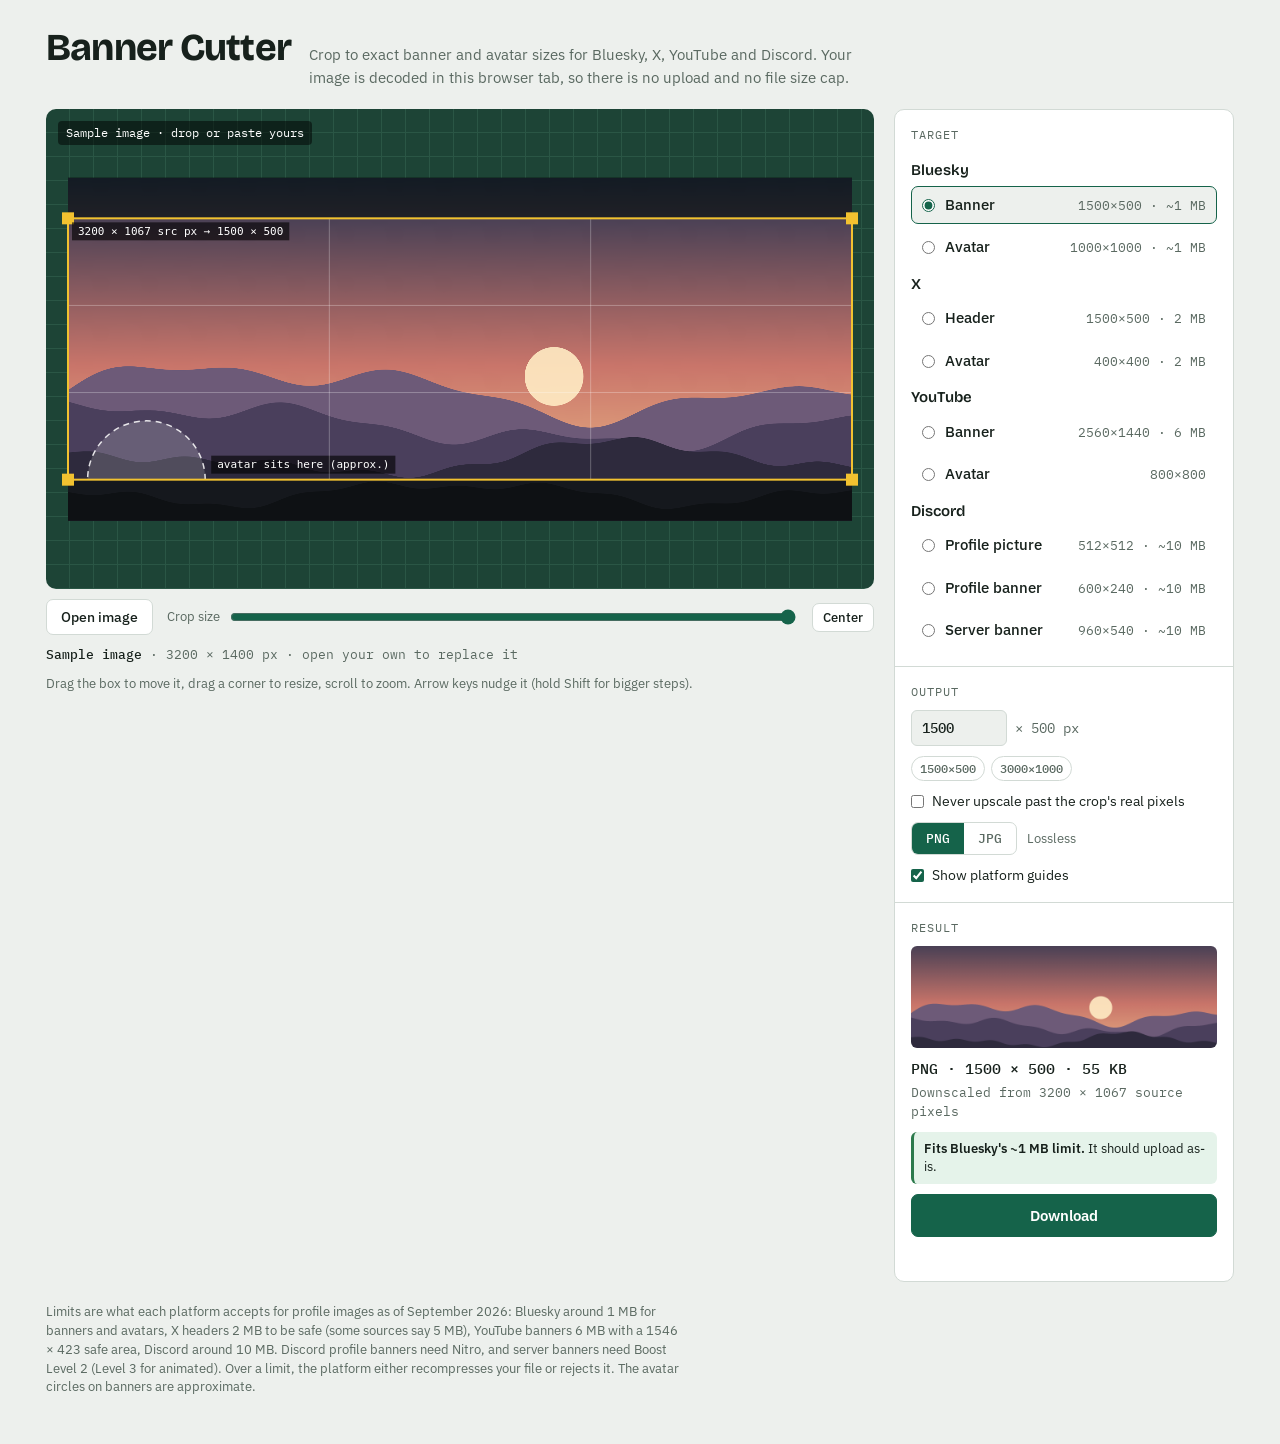
<file: bannercutter.html>
<!doctype html>
<html lang="en">
<head>
<meta charset="utf-8">
<meta name="viewport" content="width=device-width, initial-scale=1, viewport-fit=cover">
<meta name="description" content="Crop images to exact banner and avatar sizes for Bluesky, X, YouTube and Discord. Runs in your browser, no upload, no file size cap.">
<style>
:root { color-scheme: light; padding-top: env(safe-area-inset-top, 0px); padding-bottom: env(safe-area-inset-bottom, 0px); }
body { margin: 0; }
img { max-width: 100%; }
[hidden] { display: none !important; }
</style>
<title>Banner Cutter</title>
<link rel="preconnect" href="https://fonts.googleapis.com">
<link rel="preconnect" href="https://fonts.gstatic.com" crossorigin>
<link rel="stylesheet" href="https://fonts.googleapis.com/css2?family=Bricolage+Grotesque:opsz,wght@12..96,600;12..96,750&family=IBM+Plex+Mono:wght@400;500&family=IBM+Plex+Sans:wght@400;500;600&display=swap">
<style>
/* Layout: cutting-mat stage on the left, a narrow spec sheet of targets and output on the right; stacks on phones. */
:root {
  --bg: #edf0ed;
  --surface: #ffffff;
  --ink: #17211c;
  --muted: #5a6961;
  --line: #d2dad5;
  --mat: #1d4436;
  --mat-grid: #2a5645;
  --accent: #15634a;
  --accent-ink: #ffffff;
  --cut: #f2c230;
  --warn: #a8501a;
  --warn-bg: #fbeee4;
  --ok: #2c7a4c;
  --ok-bg: #e5f3ea;
  --f-display: "Bricolage Grotesque", "Segoe UI", system-ui, sans-serif;
  --f-body: "IBM Plex Sans", system-ui, -apple-system, "Segoe UI", sans-serif;
  --f-mono: "IBM Plex Mono", ui-monospace, "SFMono-Regular", Menlo, Consolas, monospace;
}
@media (prefers-color-scheme: dark) {
  :root:not([data-theme="light"]) {
    --bg: #0e1411; --surface: #161f1a; --ink: #e2eae5; --muted: #93a39a; --line: #29352f;
    --mat: #11281f; --mat-grid: #1b3a2d; --accent: #54c095; --accent-ink: #06140e; --cut: #f2c230;
    --warn: #eb9660; --warn-bg: #2d1d12; --ok: #6fca92; --ok-bg: #12261a;
    color-scheme: dark;
  }
}
:root[data-theme="dark"] {
  --bg: #0e1411; --surface: #161f1a; --ink: #e2eae5; --muted: #93a39a; --line: #29352f;
  --mat: #11281f; --mat-grid: #1b3a2d; --accent: #54c095; --accent-ink: #06140e; --cut: #f2c230;
  --warn: #eb9660; --warn-bg: #2d1d12; --ok: #6fca92; --ok-bg: #12261a;
  color-scheme: dark;
}
* { box-sizing: border-box; }
body { background: var(--bg); color: var(--ink); font-family: var(--f-body); font-size: 15px; line-height: 1.5; }
.app { max-width: 1220px; margin: 0 auto; padding-block: 28px 48px; padding-inline: 16px; display: grid; gap: 20px; }
header { display: flex; flex-wrap: wrap; align-items: baseline; gap: 6px 18px; }
h1 { font-family: var(--f-display); font-weight: 750; font-size: clamp(28px, 4vw, 38px); letter-spacing: -0.02em; line-height: 1.05; margin: 0; text-wrap: balance; }
header p { margin: 0; color: var(--muted); max-width: 62ch; }
.main { display: grid; grid-template-columns: minmax(0, 1fr) 340px; gap: 20px; align-items: start; }
@media (max-width: 900px) { .main { grid-template-columns: minmax(0, 1fr); } }

/* Stage */
.work { display: grid; gap: 10px; min-width: 0; }
.stage-wrap {
  position: relative; border-radius: 10px; overflow: hidden;
  background-color: var(--mat);
  background-image:
    linear-gradient(var(--mat-grid) 1px, transparent 1px),
    linear-gradient(90deg, var(--mat-grid) 1px, transparent 1px);
  background-size: 24px 24px;
  background-position: -1px -1px;
}
.stage-wrap.drag { outline: 3px dashed var(--cut); outline-offset: -8px; }
#stage { display: block; width: 100%; height: 420px; touch-action: none; cursor: grab; }
#stage:focus-visible { outline: 3px solid var(--cut); outline-offset: -3px; }
#stage.moving { cursor: grabbing; }
.drop-hint {
  position: absolute; left: 12px; top: 12px; font-family: var(--f-mono); font-size: 12px;
  color: #fff; background: rgba(0,0,0,.5); padding: 3px 8px; border-radius: 4px; pointer-events: none;
}
.toolbar { display: flex; flex-wrap: wrap; align-items: center; gap: 10px 14px; }
.fileinfo { font-family: var(--f-mono); font-size: 12.5px; color: var(--muted); min-width: 0; overflow-wrap: anywhere; flex: 1 1 220px; }
.fileinfo strong { color: var(--ink); font-weight: 500; }
.zoom { display: flex; align-items: center; gap: 8px; flex: 1 1 220px; }
.zoom label { font-size: 13px; color: var(--muted); white-space: nowrap; }
.zoom input { flex: 1; min-width: 0; accent-color: var(--accent); }
.hint { font-size: 13px; color: var(--muted); margin: 0; }

.btn {
  font: 500 14px/1 var(--f-body); border-radius: 7px; padding: 10px 14px; cursor: pointer;
  border: 1px solid var(--line); background: var(--surface); color: var(--ink);
  display: inline-flex; align-items: center; gap: 8px; white-space: nowrap;
}
.btn:hover { border-color: var(--muted); }
.btn:focus-visible, input:focus-visible { outline: 2px solid var(--accent); outline-offset: 2px; }
.btn.primary { background: var(--accent); color: var(--accent-ink); border-color: var(--accent); font-weight: 600; width: 100%; justify-content: center; padding: 13px 14px; font-size: 15px; }
.btn.primary:hover { filter: brightness(1.08); }
.btn.primary:disabled { opacity: .55; cursor: default; filter: none; }
.btn.small { padding: 7px 10px; font-size: 13px; }

/* Panel */
.panel { background: var(--surface); border: 1px solid var(--line); border-radius: 10px; display: grid; min-width: 0; }
.sec { padding: 16px; display: grid; gap: 10px; border-top: 1px solid var(--line); }
.sec:first-child { border-top: 0; }
.label { font-family: var(--f-mono); font-size: 11.5px; text-transform: uppercase; letter-spacing: .08em; color: var(--muted); margin: 0; }
.plat { display: grid; gap: 4px; }
.plat-name { font-family: var(--f-display); font-weight: 600; font-size: 15px; margin: 6px 0 0; }
.preset { display: grid; grid-template-columns: auto 1fr auto; align-items: center; gap: 10px; padding: 7px 10px; border-radius: 7px; border: 1px solid transparent; cursor: pointer; }
.preset:hover { background: var(--bg); }
.preset input { accent-color: var(--accent); margin: 0; }
.preset .nm { font-weight: 500; }
.preset .dim { font-family: var(--f-mono); font-size: 12.5px; color: var(--muted); font-variant-numeric: tabular-nums; }
.preset:has(input:checked) { border-color: var(--accent); background: var(--bg); }

.row { display: flex; flex-wrap: wrap; align-items: center; gap: 8px 10px; }
.field { display: flex; align-items: center; gap: 8px; }
.field input[type=number] {
  width: 96px; font: 500 14px var(--f-mono); padding: 8px 10px; border-radius: 6px;
  border: 1px solid var(--line); background: var(--bg); color: var(--ink); font-variant-numeric: tabular-nums;
}
.times { font-family: var(--f-mono); color: var(--muted); font-size: 14px; font-variant-numeric: tabular-nums; }
.chips { display: flex; flex-wrap: wrap; gap: 6px; }
.chip-btn { font: 500 12px var(--f-mono); padding: 4px 8px; border-radius: 99px; border: 1px solid var(--line); background: transparent; color: var(--muted); cursor: pointer; }
.chip-btn:hover { color: var(--ink); border-color: var(--muted); }
.check { display: flex; align-items: center; gap: 8px; font-size: 14px; cursor: pointer; }
.check input { accent-color: var(--accent); margin: 0; }
.seg { display: inline-flex; border: 1px solid var(--line); border-radius: 7px; overflow: hidden; }
.seg label { cursor: pointer; }
.seg input { position: absolute; opacity: 0; pointer-events: none; }
.seg span { display: block; padding: 7px 14px; font: 500 13px var(--f-mono); color: var(--muted); }
.seg input:checked + span { background: var(--accent); color: var(--accent-ink); }
.seg input:focus-visible + span { outline: 2px solid var(--accent); outline-offset: -2px; }
.q { display: flex; align-items: center; gap: 10px; }
.q input { flex: 1; min-width: 0; accent-color: var(--accent); }
.q output { font-family: var(--f-mono); font-size: 13px; width: 2.5ch; text-align: right; }
.sub { font-size: 12.5px; color: var(--muted); margin: 0; }

.result-thumb { background-color: var(--mat); border-radius: 6px; overflow: hidden; display: grid; place-items: center; min-height: 60px; }
.result-thumb img { display: block; width: 100%; height: auto; }
.readout { font-family: var(--f-mono); font-size: 13px; font-variant-numeric: tabular-nums; display: grid; gap: 2px; }
.readout .big { font-size: 15px; color: var(--ink); font-weight: 500; }
.readout span { color: var(--muted); }
.flag { font-size: 13px; padding: 8px 10px; border-radius: 6px; border-left: 3px solid; line-height: 1.4; }
.flag.warn { background: var(--warn-bg); border-color: var(--warn); color: var(--ink); }
.flag.ok { background: var(--ok-bg); border-color: var(--ok); color: var(--ink); }
.flag b { font-weight: 600; }
#note { font-size: 13px; color: var(--muted); min-height: 1.4em; margin: 0; }
.visually-hidden { position: absolute; width: 1px; height: 1px; overflow: hidden; clip: rect(0 0 0 0); white-space: nowrap; }
footer { font-size: 12.5px; color: var(--muted); max-width: 80ch; }
@media (prefers-reduced-motion: reduce) { * { transition: none !important; } }
</style>
</head>
<body>

<div class="app">
  <header>
    <h1>Banner Cutter</h1>
    <p>Crop to exact banner and avatar sizes for Bluesky, X, YouTube and Discord. Your image is decoded in this browser tab, so there is no upload and no file size cap.</p>
  </header>

  <div class="main">
    <section class="work" aria-label="Crop">
      <div class="stage-wrap" id="stageWrap">
        <canvas id="stage" tabindex="0" aria-label="Crop area. Drag to move, drag corners to resize, arrow keys to nudge."></canvas>
        <div class="drop-hint" id="dropHint">Sample image · drop or paste yours</div>
      </div>
      <div class="toolbar">
        <label class="btn" for="file">Open image</label>
        <input type="file" id="file" accept="image/*" class="visually-hidden">
        <div class="zoom">
          <label for="size">Crop size</label>
          <input type="range" id="size" min="5" max="100" step="0.5" value="100">
        </div>
        <button class="btn small" id="centerBtn" type="button">Center</button>
      </div>
      <div class="fileinfo" id="fileinfo">Sample · 3200 × 1400 px</div>
      <p class="hint">Drag the box to move it, drag a corner to resize, scroll to zoom. Arrow keys nudge it (hold Shift for bigger steps).</p>
    </section>

    <aside class="panel" aria-label="Settings">
      <div class="sec">
        <p class="label">Target</p>
        <div id="presets"></div>
      </div>

      <div class="sec">
        <p class="label">Output</p>
        <div class="row">
          <div class="field">
            <input type="number" id="outW" min="16" max="12000" step="1" aria-label="Output width in pixels">
            <span class="times">×</span>
            <span class="times" id="outH">500</span>
            <span class="times">px</span>
          </div>
        </div>
        <div class="chips" id="widthChips"></div>
        <label class="check"><input type="checkbox" id="noUp"> Never upscale past the crop's real pixels</label>
        <div class="row">
          <div class="seg" role="radiogroup" aria-label="Format">
            <label><input type="radio" name="fmt" value="png" id="fmtPng" checked><span>PNG</span></label>
            <label><input type="radio" name="fmt" value="jpg" id="fmtJpg"><span>JPG</span></label>
          </div>
          <span class="sub" id="fmtNote">Lossless</span>
        </div>
        <div class="q" id="qRow" hidden>
          <label for="quality" class="sub">Quality</label>
          <input type="range" id="quality" min="60" max="100" step="1" value="92">
          <output id="qOut" for="quality">92</output>
        </div>
        <label class="check"><input type="checkbox" id="guides" checked> Show platform guides</label>
      </div>

      <div class="sec">
        <p class="label">Result</p>
        <div class="result-thumb"><img id="thumb" alt="Preview of the exported image"></div>
        <div class="readout" id="readout"><span>Rendering…</span></div>
        <div id="flags" class="plat"></div>
        <button class="btn primary" id="saveBtn" type="button" disabled>Download</button>
        <p id="note" aria-live="polite"></p>
      </div>
    </aside>
  </div>

  <footer>Limits are what each platform accepts for profile images as of September 2026: Bluesky around 1 MB for banners and avatars, X headers 2 MB to be safe (some sources say 5 MB), YouTube banners 6 MB with a 1546 × 423 safe area, Discord around 10 MB. Discord profile banners need Nitro, and server banners need Boost Level 2 (Level 3 for animated). Over a limit, the platform either recompresses your file or rejects it. The avatar circles on banners are approximate.</footer>
</div>

<script>
(function () {
  "use strict";

  var PRESETS = [
    { id: "bsky-banner", plat: "Bluesky", name: "Banner", w: 1500, h: 500, widths: [1500, 3000], limit: 1e6, limitTxt: "~1 MB", guide: "overlap", av: { cx: 0.10, d: 0.15 },
      over: "Bluesky will recompress it on upload, which is where soft, blurry banners come from. JPG at 85–92 usually lands under 1 MB." },
    { id: "bsky-avatar", plat: "Bluesky", name: "Avatar", w: 1000, h: 1000, widths: [400, 1000], limit: 1e6, limitTxt: "~1 MB", guide: "circle",
      over: "Bluesky will recompress it on upload. Try JPG or a smaller width." },
    { id: "x-header", plat: "X", name: "Header", w: 1500, h: 500, widths: [1500, 3000], limit: 2e6, limitTxt: "2 MB", guide: "overlap", av: { cx: 0.138, d: 0.223 },
      over: "X may recompress or refuse it. JPG at 90 is usually well under." },
    { id: "x-avatar", plat: "X", name: "Avatar", w: 400, h: 400, widths: [400, 800], limit: 2e6, limitTxt: "2 MB", guide: "circle",
      over: "X may recompress or refuse it." },
    { id: "yt-banner", plat: "YouTube", name: "Banner", w: 2560, h: 1440, widths: [2048, 2560], limit: 6e6, limitTxt: "6 MB", guide: "yt",
      over: "YouTube rejects banners over 6 MB. Switch to JPG." },
    { id: "yt-avatar", plat: "YouTube", name: "Avatar", w: 800, h: 800, widths: [800], limit: null, guide: "circle" },
    { id: "dc-avatar", plat: "Discord", name: "Profile picture", w: 512, h: 512, widths: [512, 1024], limit: 10e6, limitTxt: "~10 MB", guide: "circle",
      over: "Discord will likely refuse it. Switch to JPG or a smaller width." },
    { id: "dc-banner", plat: "Discord", name: "Profile banner", w: 600, h: 240, widths: [600, 1200], limit: 10e6, limitTxt: "~10 MB", guide: "overlap", av: { cx: 0.165, d: 0.235 },
      over: "Discord will likely refuse it. Switch to JPG." },
    { id: "dc-server", plat: "Discord", name: "Server banner", w: 960, h: 540, widths: [960, 1920], limit: 10e6, limitTxt: "~10 MB", guide: "topstrip",
      over: "Discord will likely refuse it. Switch to JPG." }
  ];

  var $ = function (id) { return document.getElementById(id); };
  var stage = $("stage"), g = stage.getContext("2d");

  var state = {
    src: null, preview: null, srcW: 0, srcH: 0, name: "sample", bytes: 0, sample: true,
    preset: PRESETS[0], outW: PRESETS[0].w, scale: 1,
    crop: { x: 0, y: 0, w: 0, h: 0 },
    fmt: "png", quality: 92, noUp: false, guides: true,
    blob: null, blobUrl: null
  };
  var view = { k: 1, ox: 0, oy: 0 };

  function store(key, val) { try { localStorage.setItem("bannercutter:" + key, val); } catch (e) {} }
  function recall(key) { try { return localStorage.getItem("bannercutter:" + key); } catch (e) { return null; } }

  /* ---------- presets UI ---------- */
  function buildPresets() {
    var host = $("presets"), plats = [];
    PRESETS.forEach(function (p) { if (plats.indexOf(p.plat) < 0) plats.push(p.plat); });
    plats.forEach(function (plat) {
      var grp = document.createElement("div"); grp.className = "plat";
      var h = document.createElement("p"); h.className = "plat-name"; h.textContent = plat; grp.appendChild(h);
      PRESETS.filter(function (p) { return p.plat === plat; }).forEach(function (p) {
        var lab = document.createElement("label"); lab.className = "preset";
        var inp = document.createElement("input"); inp.type = "radio"; inp.name = "preset"; inp.value = p.id; inp.id = "preset-" + p.id;
        if (p === state.preset) inp.checked = true;
        inp.addEventListener("change", function () { setPreset(p); });
        var nm = document.createElement("span"); nm.className = "nm"; nm.textContent = p.name;
        var dim = document.createElement("span"); dim.className = "dim"; dim.textContent = p.w + "×" + p.h + (p.limitTxt ? " · " + p.limitTxt : "");
        lab.appendChild(inp); lab.appendChild(nm); lab.appendChild(dim); grp.appendChild(lab);
      });
      host.appendChild(grp);
    });
  }

  function buildChips() {
    var host = $("widthChips"); host.innerHTML = "";
    var p = state.preset;
    if (p.widths.length < 2) return;
    p.widths.forEach(function (w) {
      var b = document.createElement("button"); b.type = "button"; b.className = "chip-btn";
      b.textContent = w + "×" + Math.round(w * p.h / p.w);
      b.addEventListener("click", function () { state.outW = w; $("outW").value = w; syncOut(); scheduleRender(); });
      host.appendChild(b);
    });
  }

  function ratio() { return state.preset.w / state.preset.h; }
  function maxCrop() {
    var r = ratio();
    if (state.srcW / state.srcH > r) return { w: state.srcH * r, h: state.srcH };
    return { w: state.srcW, h: state.srcW / r };
  }
  function clamp(v, a, b) { return Math.max(a, Math.min(b, v)); }

  function applyScale(s, cx, cy) {
    var m = maxCrop();
    var minS = Math.min(1, 32 / m.w);
    s = clamp(s, minS, 1);
    state.scale = s;
    var c = state.crop;
    if (cx == null) { cx = c.x + c.w / 2; cy = c.y + c.h / 2; }
    c.w = m.w * s; c.h = m.h * s;
    c.x = clamp(cx - c.w / 2, 0, state.srcW - c.w);
    c.y = clamp(cy - c.h / 2, 0, state.srcH - c.h);
    $("size").value = (s * 100).toFixed(1);
  }

  function setPreset(p) {
    state.preset = p;
    state.outW = p.w;
    $("outW").value = p.w;
    store("preset", p.id);
    buildChips();
    if (state.src) applyScale(state.scale);
    syncOut(); draw(); scheduleRender();
  }

  function outDims() {
    var r = ratio(), w = Math.max(16, Math.round(state.outW || state.preset.w));
    var up = false;
    if (state.noUp && state.crop.w < w) { w = Math.max(16, Math.floor(state.crop.w)); }
    var h = Math.max(1, Math.round(w / r));
    if (w > state.crop.w + 0.5) up = true;
    return { w: w, h: h, up: up };
  }
  function syncOut() {
    var d = outDims();
    $("outH").textContent = d.h;
  }

  /* ---------- stage drawing ---------- */
  function cssVar(n) { return getComputedStyle(document.documentElement).getPropertyValue(n).trim(); }

  function sizeStage() {
    var w = stage.clientWidth;
    var h = Math.round(clamp(w * 0.58, 260, 560));
    stage.style.height = h + "px";
    var dpr = window.devicePixelRatio || 1;
    stage.width = Math.round(w * dpr); stage.height = Math.round(h * dpr);
    draw();
  }

  function pill(text, x, y, align) {
    g.font = "500 11px " + cssVar("--f-mono");
    var tw = g.measureText(text).width, pw = tw + 12, ph = 18;
    var px = align === "right" ? x - pw : x;
    g.fillStyle = "rgba(0,0,0,.62)";
    g.fillRect(px, y, pw, ph);
    g.fillStyle = "#ffffff"; g.textBaseline = "middle";
    g.fillText(text, px + 6, y + ph / 2 + 0.5);
  }

  function draw() {
    var dpr = window.devicePixelRatio || 1;
    var W = stage.clientWidth, H = stage.clientHeight;
    g.setTransform(dpr, 0, 0, dpr, 0, 0);
    g.clearRect(0, 0, W, H);
    if (!state.src) return;
    var pad = 22;
    var k = Math.min((W - 2 * pad) / state.srcW, (H - 2 * pad) / state.srcH);
    var iw = state.srcW * k, ih = state.srcH * k;
    view = { k: k, ox: (W - iw) / 2, oy: (H - ih) / 2 };
    g.imageSmoothingQuality = "high";
    g.drawImage(state.preview, view.ox, view.oy, iw, ih);

    var c = state.crop;
    var x = view.ox + c.x * k, y = view.oy + c.y * k, w = c.w * k, h = c.h * k;

    // dim outside crop
    g.save();
    g.beginPath(); g.rect(view.ox, view.oy, iw, ih); g.rect(x, y, w, h);
    g.fillStyle = "rgba(8,14,11,.62)"; g.fill("evenodd");
    g.restore();

    if (state.guides) drawGuides(x, y, w, h);

    // thirds
    g.strokeStyle = "rgba(255,255,255,.28)"; g.lineWidth = 1;
    g.beginPath();
    for (var i = 1; i < 3; i++) {
      g.moveTo(x + w * i / 3, y); g.lineTo(x + w * i / 3, y + h);
      g.moveTo(x, y + h * i / 3); g.lineTo(x + w, y + h * i / 3);
    }
    g.stroke();

    // border + handles
    var cut = cssVar("--cut") || "#f2c230";
    g.strokeStyle = cut; g.lineWidth = 2;
    g.strokeRect(x, y, w, h);
    g.fillStyle = cut;
    [[x, y], [x + w, y], [x + w, y + h], [x, y + h]].forEach(function (p) {
      g.fillRect(p[0] - 6, p[1] - 6, 12, 12);
    });

    var d = outDims();
    pill(Math.round(c.w) + " × " + Math.round(c.h) + " src px → " + d.w + " × " + d.h, x + 4, y + 4);
  }

  function drawGuides(x, y, w, h) {
    var p = state.preset;
    g.save();
    g.beginPath(); g.rect(x, y, w, h); g.clip();
    if (p.guide === "circle") {
      var r = Math.min(w, h) / 2;
      g.beginPath(); g.rect(x, y, w, h); g.arc(x + w / 2, y + h / 2, r, 0, Math.PI * 2);
      g.fillStyle = "rgba(8,14,11,.35)"; g.fill("evenodd");
      g.setLineDash([6, 5]); g.strokeStyle = "rgba(255,255,255,.8)"; g.lineWidth = 1.5;
      g.beginPath(); g.arc(x + w / 2, y + h / 2, r, 0, Math.PI * 2); g.stroke();
      g.restore();
      return;
    }
    if (p.guide === "overlap") {
      var cx = x + p.av.cx * w, rr = p.av.d * w / 2, cy = y + h;
      g.fillStyle = "rgba(255,255,255,.16)";
      g.beginPath(); g.arc(cx, cy, rr, 0, Math.PI * 2); g.fill();
      g.setLineDash([6, 5]); g.strokeStyle = "rgba(255,255,255,.85)"; g.lineWidth = 1.5; g.stroke();
      g.setLineDash([]);
      g.restore();
      pill("avatar sits here (approx.)", Math.min(cx + rr + 6, x + w - 4), y + h - 24, cx + rr + 170 > x + w ? "right" : "left");
      return;
    }
    if (p.guide === "yt") {
      var sh = h * (423 / 1440), sy = y + (h - sh) / 2;
      var sw = w * (1546 / 2560), sx = x + (w - sw) / 2;
      g.beginPath(); g.rect(x, y, w, h); g.rect(x, sy, w, sh);
      g.fillStyle = "rgba(8,14,11,.35)"; g.fill("evenodd");
      g.setLineDash([6, 5]); g.strokeStyle = "rgba(255,255,255,.7)"; g.lineWidth = 1.5;
      g.strokeRect(x + 1, sy, w - 2, sh);
      g.setLineDash([]); g.strokeStyle = "rgba(255,255,255,.95)"; g.lineWidth = 2;
      g.strokeRect(sx, sy, sw, sh);
      g.restore();
      pill("TV only", x + w - 4, y + 26, "right");
      pill("desktop strip", x + 6, sy + 4);
      pill("safe on all devices", sx + 6, sy + sh - 22);
      return;
    }
    if (p.guide === "topstrip") {
      var th = h * (48 / 540);
      g.fillStyle = "rgba(8,14,11,.35)"; g.fillRect(x, y, w, th);
      g.setLineDash([6, 5]); g.strokeStyle = "rgba(255,255,255,.8)"; g.lineWidth = 1.5;
      g.beginPath(); g.moveTo(x, y + th); g.lineTo(x + w, y + th); g.stroke();
      g.setLineDash([]);
      g.restore();
      pill("server name sits here, keep it simple", x + w - 4, y + th + 4, "right");
      return;
    }
    g.restore();
  }

  /* ---------- interaction ---------- */
  var drag = null;
  function toSrc(e) {
    var r = stage.getBoundingClientRect();
    var px = e.clientX - r.left, py = e.clientY - r.top;
    return { x: (px - view.ox) / view.k, y: (py - view.oy) / view.k, px: px, py: py };
  }
  function cornerHit(pt, touch) {
    var c = state.crop, k = view.k, tol = touch ? 24 : 14;
    var sx = view.ox + c.x * k, sy = view.oy + c.y * k, sw = c.w * k, sh = c.h * k;
    var corners = [[sx, sy], [sx + sw, sy], [sx + sw, sy + sh], [sx, sy + sh]];
    for (var i = 0; i < 4; i++) {
      if (Math.abs(pt.px - corners[i][0]) <= tol && Math.abs(pt.py - corners[i][1]) <= tol) return i;
    }
    return -1;
  }

  stage.addEventListener("pointerdown", function (e) {
    if (!state.src) return;
    var pt = toSrc(e), c = state.crop;
    var hit = cornerHit(pt, e.pointerType !== "mouse");
    if (hit >= 0) {
      var ax = (hit === 0 || hit === 3) ? c.x + c.w : c.x;
      var ay = (hit === 0 || hit === 1) ? c.y + c.h : c.y;
      drag = { mode: "resize", ax: ax, ay: ay, dx: (hit === 1 || hit === 2) ? 1 : -1, dy: (hit === 2 || hit === 3) ? 1 : -1 };
    } else {
      if (!(pt.x >= c.x && pt.x <= c.x + c.w && pt.y >= c.y && pt.y <= c.y + c.h)) {
        // click outside: jump crop there
        c.x = clamp(pt.x - c.w / 2, 0, state.srcW - c.w);
        c.y = clamp(pt.y - c.h / 2, 0, state.srcH - c.h);
      }
      drag = { mode: "move", offX: pt.x - c.x, offY: pt.y - c.y };
      stage.classList.add("moving");
    }
    stage.setPointerCapture(e.pointerId);
    draw();
  });

  stage.addEventListener("pointermove", function (e) {
    if (!state.src) return;
    var pt = toSrc(e), c = state.crop;
    if (!drag) {
      stage.style.cursor = cornerHit(pt, false) >= 0 ? "nwse-resize" : "";
      return;
    }
    if (drag.mode === "move") {
      c.x = clamp(pt.x - drag.offX, 0, state.srcW - c.w);
      c.y = clamp(pt.y - drag.offY, 0, state.srcH - c.h);
    } else {
      var r = ratio();
      var ddx = (pt.x - drag.ax) * drag.dx, ddy = (pt.y - drag.ay) * drag.dy;
      var w = Math.max(ddx, ddy * r, 32);
      var availW = drag.dx > 0 ? state.srcW - drag.ax : drag.ax;
      var availH = drag.dy > 0 ? state.srcH - drag.ay : drag.ay;
      w = Math.min(w, availW, availH * r);
      var h = w / r;
      c.w = w; c.h = h;
      c.x = drag.dx > 0 ? drag.ax : drag.ax - w;
      c.y = drag.dy > 0 ? drag.ay : drag.ay - h;
      state.scale = w / maxCrop().w;
      $("size").value = (state.scale * 100).toFixed(1);
    }
    syncOut(); draw();
  });

  function endDrag() {
    if (!drag) return;
    drag = null; stage.classList.remove("moving");
    scheduleRender();
  }
  stage.addEventListener("pointerup", endDrag);
  stage.addEventListener("pointercancel", endDrag);

  stage.addEventListener("wheel", function (e) {
    if (!state.src) return;
    e.preventDefault();
    var f = e.deltaY > 0 ? 1.06 : 1 / 1.06;
    applyScale(state.scale * f);
    syncOut(); draw(); scheduleRender();
  }, { passive: false });

  stage.addEventListener("keydown", function (e) {
    if (!state.src) return;
    var step = (e.shiftKey ? 50 : 5) / view.k, c = state.crop, moved = true;
    if (e.key === "ArrowLeft") c.x -= step;
    else if (e.key === "ArrowRight") c.x += step;
    else if (e.key === "ArrowUp") c.y -= step;
    else if (e.key === "ArrowDown") c.y += step;
    else moved = false;
    if (!moved) return;
    e.preventDefault();
    c.x = clamp(c.x, 0, state.srcW - c.w); c.y = clamp(c.y, 0, state.srcH - c.h);
    draw(); scheduleRender();
  });

  $("size").addEventListener("input", function () {
    if (!state.src) return;
    applyScale(parseFloat(this.value) / 100);
    syncOut(); draw(); scheduleRender();
  });
  $("centerBtn").addEventListener("click", function () {
    if (!state.src) return;
    applyScale(state.scale, state.srcW / 2, state.srcH / 2);
    draw(); scheduleRender();
  });

  /* ---------- output controls ---------- */
  $("outW").addEventListener("input", function () {
    var v = parseInt(this.value, 10);
    if (!isFinite(v) || v < 16) return;
    state.outW = Math.min(v, 12000);
    syncOut(); draw(); scheduleRender();
  });
  $("noUp").addEventListener("change", function () { state.noUp = this.checked; store("noup", this.checked ? "1" : "0"); syncOut(); draw(); scheduleRender(); });
  $("guides").addEventListener("change", function () { state.guides = this.checked; draw(); });
  document.querySelectorAll("input[name=fmt]").forEach(function (r) {
    r.addEventListener("change", function () {
      state.fmt = this.value; store("fmt", this.value);
      $("qRow").hidden = state.fmt !== "jpg";
      $("fmtNote").textContent = state.fmt === "png" ? "Lossless" : "Smaller files";
      scheduleRender();
    });
  });
  $("quality").addEventListener("input", function () {
    state.quality = parseInt(this.value, 10); $("qOut").textContent = this.value; store("q", this.value);
    scheduleRender();
  });

  /* ---------- rendering the output ---------- */
  var renderTimer = null, renderToken = 0;
  function scheduleRender() {
    clearTimeout(renderTimer);
    $("saveBtn").disabled = true;
    renderTimer = setTimeout(renderOutput, 220);
  }

  function steppedDraw(ctx, src, c, ow, oh) {
    var MAXPX = 16e6;
    var cur = src, sx = c.x, sy = c.y, sw = c.w, sh = c.h;
    while (sw > ow * 2) {
      var nw = Math.max(ow, Math.floor(sw / 2));
      var nh = Math.max(oh, Math.round(nw * sh / sw));
      if (nw * nh > MAXPX) { var f = Math.sqrt(MAXPX / (nw * nh)); nw = Math.max(ow, Math.floor(nw * f)); nh = Math.max(oh, Math.round(nw * sh / sw)); }
      var t = document.createElement("canvas"); t.width = nw; t.height = nh;
      var tg = t.getContext("2d"); tg.imageSmoothingEnabled = true; tg.imageSmoothingQuality = "high";
      tg.drawImage(cur, sx, sy, sw, sh, 0, 0, nw, nh);
      cur = t; sx = 0; sy = 0; sw = nw; sh = nh;
    }
    ctx.imageSmoothingEnabled = true; ctx.imageSmoothingQuality = "high";
    ctx.drawImage(cur, sx, sy, sw, sh, 0, 0, ow, oh);
  }

  async function renderOutput() {
    if (!state.src) return;
    var token = ++renderToken;
    var d = outDims();
    var c = {
      x: Math.round(state.crop.x), y: Math.round(state.crop.y),
      w: Math.max(1, Math.round(state.crop.w)), h: Math.max(1, Math.round(state.crop.h))
    };
    c.w = Math.min(c.w, state.srcW - c.x); c.h = Math.min(c.h, state.srcH - c.y);
    var canvas = document.createElement("canvas"); canvas.width = d.w; canvas.height = d.h;
    var ctx = canvas.getContext("2d");
    if (state.fmt === "jpg") { ctx.fillStyle = "#ffffff"; ctx.fillRect(0, 0, d.w, d.h); }
    var bmp = null;
    try {
      bmp = await createImageBitmap(state.src, c.x, c.y, c.w, c.h, { resizeWidth: d.w, resizeHeight: d.h, resizeQuality: "high" });
    } catch (e) { bmp = null; }
    if (token !== renderToken) { if (bmp && bmp.close) bmp.close(); return; }
    if (bmp) { ctx.drawImage(bmp, 0, 0); if (bmp.close) bmp.close(); }
    else steppedDraw(ctx, state.src, c, d.w, d.h);

    var mime = state.fmt === "jpg" ? "image/jpeg" : "image/png";
    var blob = await new Promise(function (res) { canvas.toBlob(res, mime, state.quality / 100); });
    if (token !== renderToken) return;
    if (!blob) { $("readout").innerHTML = ""; $("note").textContent = "Your browser couldn't encode that size. Try a smaller output width."; return; }
    state.blob = blob;
    if (state.blobUrl) URL.revokeObjectURL(state.blobUrl);
    state.blobUrl = URL.createObjectURL(blob);
    $("thumb").src = state.blobUrl;
    showReadout(d, c, blob);
    $("saveBtn").disabled = false;
  }

  function fmtBytes(b) {
    if (b >= 1e6) return (b / 1e6).toFixed(2) + " MB";
    return Math.round(b / 1e3) + " KB";
  }

  function showReadout(d, c, blob) {
    var p = state.preset;
    var ro = $("readout"); ro.innerHTML = "";
    var big = document.createElement("div"); big.className = "big";
    big.textContent = state.fmt.toUpperCase() + " · " + d.w + " × " + d.h + " · " + fmtBytes(blob.size);
    var sm = document.createElement("span");
    var factor = d.w / c.w;
    sm.textContent = factor < 1 ? "Downscaled from " + c.w + " × " + c.h + " source pixels" : factor > 1.005 ? "Upscaled " + factor.toFixed(2) + "× from " + c.w + " × " + c.h : "1:1 with source pixels";
    ro.appendChild(big); ro.appendChild(sm);

    var flags = $("flags"); flags.innerHTML = "";
    function flag(kind, head, body) {
      var el = document.createElement("div"); el.className = "flag " + kind;
      var b = document.createElement("b"); b.textContent = head;
      el.appendChild(b);
      if (body) el.appendChild(document.createTextNode(" " + body));
      flags.appendChild(el);
    }
    if (p.limit) {
      if (blob.size > p.limit) flag("warn", "Over " + p.plat + "'s " + p.limitTxt + " limit.", p.over);
      else flag("ok", "Fits " + p.plat + "'s " + p.limitTxt + " limit.", "It should upload as-is.");
    }
    if (factor > 1.005) flag("warn", "Upscaled " + factor.toFixed(2) + "×.", "Your crop only has " + c.w + " real pixels across, so extra detail can't be created. Tick “Never upscale” to export at native size instead.");
  }

  /* ---------- saving ---------- */
  var dlPromise = (window.claude && window.claude.use) ? window.claude.use("downloads") : Promise.resolve(undefined);
  function fileName() {
    var base = (state.name || "image").replace(/[^\w\-]+/g, "-").replace(/-+/g, "-").replace(/^-|-$/g, "").slice(0, 60) || "image";
    var d = outDims();
    return base + "-" + state.preset.id + "-" + d.w + "x" + d.h + "." + state.fmt;
  }
  $("saveBtn").addEventListener("click", async function () {
    if (!state.blob) return;
    var note = $("note"), name = fileName();
    note.textContent = "";
    var dl = await dlPromise;
    if (dl === undefined) {
      // opened as a plain local file: a normal download link works
      var a = document.createElement("a"); a.href = state.blobUrl; a.download = name;
      document.body.appendChild(a); a.click(); a.remove();
      note.textContent = "Saved " + name;
      return;
    }
    if (!dl) { note.textContent = "Downloads aren't available in this view. Open the page in a browser tab and try again."; return; }
    try {
      var res = await dl.save({ filename: name, data: state.blob });
      note.textContent = res && res.status === "delivered" ? "Sent " + name : "Saved " + name;
    } catch (err) {
      var code = err && err.code;
      if (code === "declined") note.textContent = "Save cancelled.";
      else if (code === "rate_limited") note.textContent = "A save prompt is already open. Finish that one first.";
      else if (code === "too_large") note.textContent = "That file is too large for this app. Try JPG or a smaller width.";
      else note.textContent = "Couldn't save the file here (" + (code || "unknown error") + ").";
    }
  });

  /* ---------- loading images ---------- */
  async function makePreview(src, w, h) {
    var MAX = 2400, s = Math.min(1, MAX / Math.max(w, h));
    if (s >= 1) return src;
    try {
      return await createImageBitmap(src, { resizeWidth: Math.round(w * s), resizeHeight: Math.round(h * s), resizeQuality: "medium" });
    } catch (e) {
      var c = document.createElement("canvas"); c.width = Math.round(w * s); c.height = Math.round(h * s);
      var cg = c.getContext("2d"); cg.imageSmoothingQuality = "high"; cg.drawImage(src, 0, 0, c.width, c.height);
      return c;
    }
  }

  async function setSource(src, w, h, name, bytes, sample) {
    if (state.src && state.src.close && state.src !== src) state.src.close();
    if (state.preview && state.preview.close && state.preview !== state.src) state.preview.close();
    state.src = src; state.srcW = w; state.srcH = h; state.name = name; state.bytes = bytes; state.sample = sample;
    state.preview = await makePreview(src, w, h);
    state.scale = 1;
    state.crop = { x: 0, y: 0, w: 0, h: 0 };
    applyScale(1, w / 2, h / 2);
    $("fileinfo").innerHTML = "";
    var strong = document.createElement("strong"); strong.textContent = sample ? "Sample image" : name;
    $("fileinfo").appendChild(strong);
    $("fileinfo").appendChild(document.createTextNode(" · " + w + " × " + h + " px" + (bytes ? " · " + fmtBytes(bytes) : "") + (sample ? " · open your own to replace it" : "")));
    $("dropHint").hidden = !sample;
    syncOut(); draw(); scheduleRender();
  }

  async function loadFile(file) {
    if (!file) return;
    if (file.type && file.type.indexOf("image/") !== 0) { $("note").textContent = "That isn't an image file."; return; }
    $("fileinfo").textContent = "Decoding " + file.name + " (" + fmtBytes(file.size) + ")…";
    var name = file.name.replace(/\.[^.]+$/, "");
    try {
      var bmp = await createImageBitmap(file, { imageOrientation: "from-image" });
      await setSource(bmp, bmp.width, bmp.height, name, file.size, false);
      $("note").textContent = "";
      return;
    } catch (e) { /* fall back to <img> decoding */ }
    var url = URL.createObjectURL(file);
    var img = new Image();
    img.src = url;
    try {
      await img.decode();
      await setSource(img, img.naturalWidth, img.naturalHeight, name, file.size, false);
      $("note").textContent = "";
    } catch (e) {
      URL.revokeObjectURL(url);
      $("fileinfo").textContent = "Couldn't open " + file.name + ".";
      $("note").textContent = "This browser can't decode that file. HEIC and some RAW formats need converting to JPG or PNG first. If it's a huge image on a phone, the device may have run out of memory.";
    }
  }

  $("file").addEventListener("change", function () { loadFile(this.files[0]); this.value = ""; });
  var wrap = $("stageWrap");
  ["dragenter", "dragover"].forEach(function (t) {
    wrap.addEventListener(t, function (e) { e.preventDefault(); wrap.classList.add("drag"); });
  });
  ["dragleave", "drop"].forEach(function (t) {
    wrap.addEventListener(t, function (e) { e.preventDefault(); wrap.classList.remove("drag"); });
  });
  wrap.addEventListener("drop", function (e) {
    var f = e.dataTransfer && e.dataTransfer.files && e.dataTransfer.files[0];
    loadFile(f);
  });
  document.addEventListener("paste", function (e) {
    var items = e.clipboardData && e.clipboardData.files;
    if (items && items[0]) { e.preventDefault(); loadFile(items[0]); }
  });

  /* ---------- sample image ---------- */
  function makeSample() {
    var W = 3200, H = 1400, c = document.createElement("canvas"); c.width = W; c.height = H;
    var s = c.getContext("2d");
    var sky = s.createLinearGradient(0, 0, 0, H);
    sky.addColorStop(0, "#27324f"); sky.addColorStop(0.55, "#c9756a"); sky.addColorStop(1, "#f1c38b");
    s.fillStyle = sky; s.fillRect(0, 0, W, H);
    s.fillStyle = "rgba(255,236,196,.9)"; s.beginPath(); s.arc(W * 0.62, H * 0.58, 120, 0, Math.PI * 2); s.fill();
    var layers = [
      { base: 0.62, amp: 90, col: "#6d5a78", f: [0.0021, 0.0053, 0.011] },
      { base: 0.72, amp: 70, col: "#4a3f5c", f: [0.0017, 0.0061, 0.013] },
      { base: 0.82, amp: 55, col: "#2e2a3d", f: [0.0025, 0.0047, 0.017] },
      { base: 0.92, amp: 40, col: "#1a1824", f: [0.0031, 0.0071, 0.019] }
    ];
    layers.forEach(function (L, li) {
      s.fillStyle = L.col; s.beginPath(); s.moveTo(0, H);
      for (var x = 0; x <= W; x += 8) {
        var y = H * L.base - L.amp * (Math.sin(x * L.f[0] + li) + 0.5 * Math.sin(x * L.f[1] + li * 2) + 0.25 * Math.sin(x * L.f[2] + li * 3));
        s.lineTo(x, y);
      }
      s.lineTo(W, H); s.closePath(); s.fill();
    });
    return c;
  }

  /* ---------- boot ---------- */
  var savedPreset = recall("preset");
  PRESETS.forEach(function (p) { if (p.id === savedPreset) { state.preset = p; state.outW = p.w; } });
  if (recall("noup") === "1") { state.noUp = true; $("noUp").checked = true; }
  if (recall("fmt") === "jpg") { state.fmt = "jpg"; $("fmtJpg").checked = true; $("qRow").hidden = false; $("fmtNote").textContent = "Smaller files"; }
  var q = parseInt(recall("q"), 10); if (q >= 60 && q <= 100) { state.quality = q; $("quality").value = q; $("qOut").textContent = q; }
  $("outW").value = state.outW;
  buildPresets(); buildChips();
  if ("ResizeObserver" in window) new ResizeObserver(sizeStage).observe(stage);
  else window.addEventListener("resize", sizeStage);
  sizeStage();
  var mq = window.matchMedia("(prefers-color-scheme: dark)");
  if (mq.addEventListener) mq.addEventListener("change", draw);
  new MutationObserver(draw).observe(document.documentElement, { attributes: true, attributeFilter: ["data-theme"] });
  setSource(makeSample(), 3200, 1400, "sample", 0, true);
})();
</script>

</body>
</html>
</file>
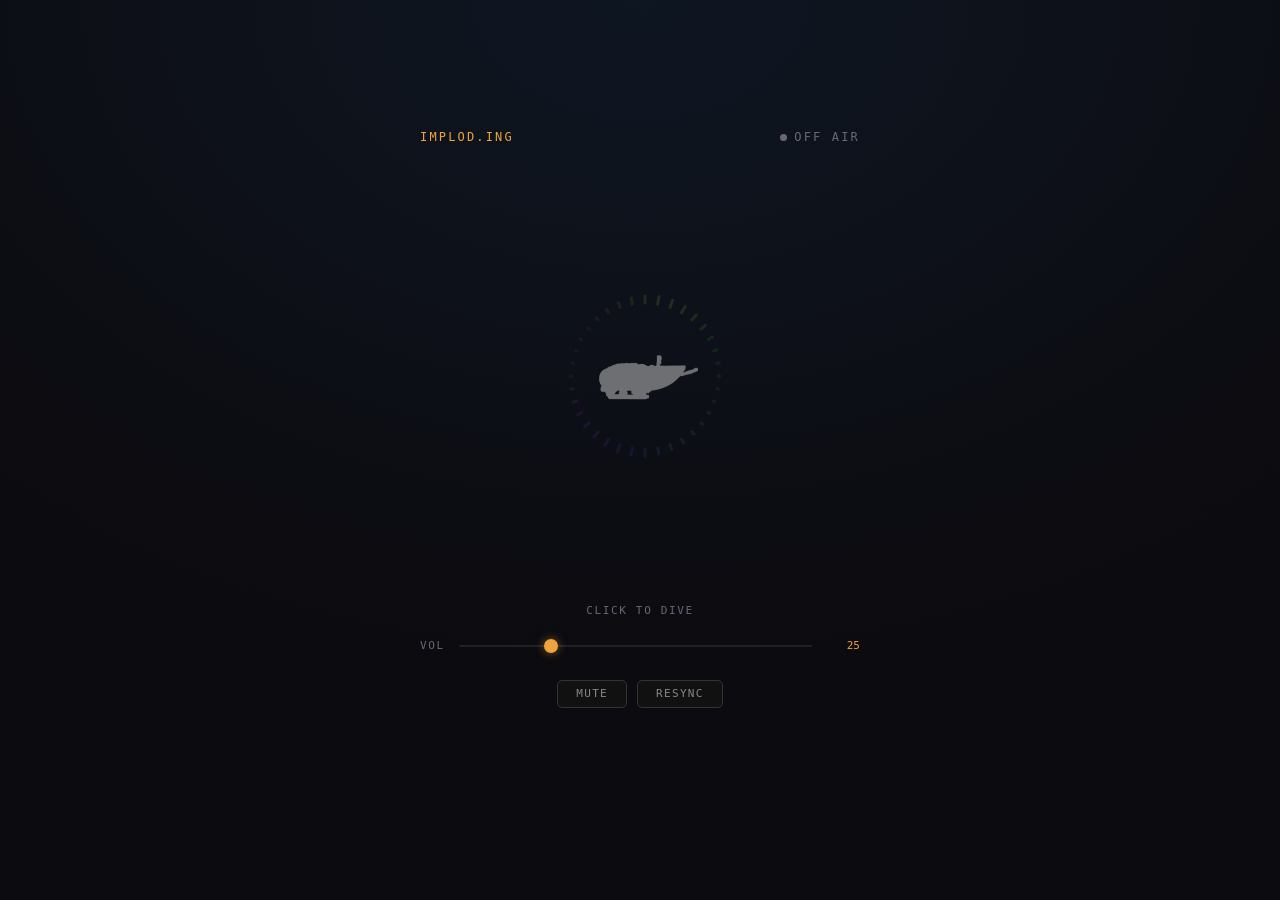
<file: centreforce.html>
<!doctype html>
<html lang="en">
<head>
<meta charset="utf-8">
<meta name="viewport" content="width=device-width, initial-scale=1, viewport-fit=cover">
<title>implod.ing</title>
<link rel="stylesheet" href="style.css">
</head>
<body>
  <main class="stage">
    <div class="head">
      <span class="dom">implod.ing</span>
      <span class="status" id="status" data-on="false"><span class="dot"></span><span id="statusText">off air</span></span>
    </div>

    <button class="vis" id="vis" aria-label="Play">
      <div class="subwrap" id="subwrap">
        <div class="layer glow bloom" id="glowB"></div>
        <div class="layer glow" id="glowC"></div>
        <img class="layer sub" id="sub" alt="" src="[data-uri]">
      </div>
    </button>
    <div class="hint" id="hint">click to dive</div>

    <div class="vol">
      <label for="vol">VOL</label>
      <input type="range" id="vol" min="0" max="100" value="25" aria-label="Volume">
      <output id="volOut">70</output>
    </div>

    <p class="note" id="note"></p>
  </main>

<script src="js/app.js"></script>
</body>
</html>
</file>
<file: style.css>
@property --ang{syntax:'<angle>';inherits:false;initial-value:0deg}
  :root{
    --bg:#0c0b0f; --line:#221f2b;
    --amber:#f0a23c; --txt:#cbc6d4; --txt-dim:#6c6677; --red:#e9604a;
    --mono:ui-monospace,"SF Mono","Cascadia Code","JetBrains Mono",Menlo,Consolas,monospace;
  }
  *{box-sizing:border-box}
  html,body{height:100%}
  body{margin:0;background:radial-gradient(120% 120% at 50% 0%,#0e1622 0%,var(--bg) 62%);
    color:var(--txt);font-family:var(--mono);-webkit-font-smoothing:antialiased;
    display:flex;align-items:center;justify-content:center;padding:24px}
  .stage{width:100%;max-width:440px;display:flex;flex-direction:column;align-items:center;gap:22px}
  .head{width:100%;display:grid;grid-template-columns:1fr auto 1fr;align-items:center;
    font-size:12px;letter-spacing:.18em;text-transform:uppercase;color:var(--txt-dim)}
  .head .dom{color:var(--amber)}
  .status{display:flex;align-items:center;gap:7px;justify-self:end}
  .dot{width:7px;height:7px;border-radius:50%;background:var(--txt-dim);transition:background .2s}
  .status[data-on="true"] .dot{background:var(--red);animation:pulse 1.6s ease-in-out infinite}
  .status[data-on="wait"] .dot{background:var(--amber);animation:pulse .8s ease-in-out infinite}
  @keyframes pulse{0%,100%{opacity:1}50%{opacity:.25}}

  .vis{width:420px;height:420px;max-width:92vw;max-height:92vw;position:relative;
    border:0;background:transparent;cursor:pointer;display:grid;place-items:center;overflow:visible}
  .subwrap{position:relative;width:100%;height:100%;aspect-ratio:1/1;
    transform-origin:center;will-change:transform}
  .layer{position:absolute;inset:0}
  .glow{background:conic-gradient(from var(--ang),
      #ff003c,#ff7a00,#ffd000,#7dff00,#00ffa3,#00c8ff,#3b5bff,#a200ff,#ff00c0,#ff003c);
    -webkit-mask:var(--m);mask:var(--m);
    -webkit-mask-size:contain;mask-size:contain;
    -webkit-mask-repeat:no-repeat;mask-repeat:no-repeat;
    -webkit-mask-position:center;mask-position:center}
  .glow.bloom{filter:blur(9px) saturate(1.35);opacity:.85}
  .sub{display:none}
  .vis:focus-visible{outline:2px solid var(--amber);outline-offset:8px;border-radius:14px}
  .hint{font-size:11px;letter-spacing:.15em;color:var(--txt-dim);text-transform:uppercase;
    margin-top:-4px;transition:opacity .3s}
  .hint[data-hide="true"]{opacity:0}

  .vol{width:100%;display:flex;align-items:center;gap:12px}
  .vol label{font-size:11px;letter-spacing:.15em;color:var(--txt-dim);min-width:24px}
  .vol output{font-size:11px;color:var(--amber);min-width:34px;text-align:right;font-variant-numeric:tabular-nums}
  input[type=range]{-webkit-appearance:none;appearance:none;flex:1;height:2px;background:var(--line);
    border-radius:2px;outline:none;cursor:pointer}
  input[type=range]::-webkit-slider-thumb{-webkit-appearance:none;width:14px;height:14px;border-radius:50%;
    background:var(--amber);border:0;box-shadow:0 0 10px rgba(240,162,60,.5)}
  input[type=range]::-moz-range-thumb{width:14px;height:14px;border-radius:50%;
    background:var(--amber);border:0;box-shadow:0 0 10px rgba(240,162,60,.5)}
  input[type=range]:focus-visible{outline:2px solid var(--amber);outline-offset:6px}
  .note{font-size:11px;line-height:1.5;color:var(--txt-dim);text-align:center;min-height:16px}
  .note b{color:var(--amber);font-weight:400}.note.err b{color:var(--red)}
  @media (prefers-reduced-motion:reduce){.status .dot{animation:none}}
</file>
